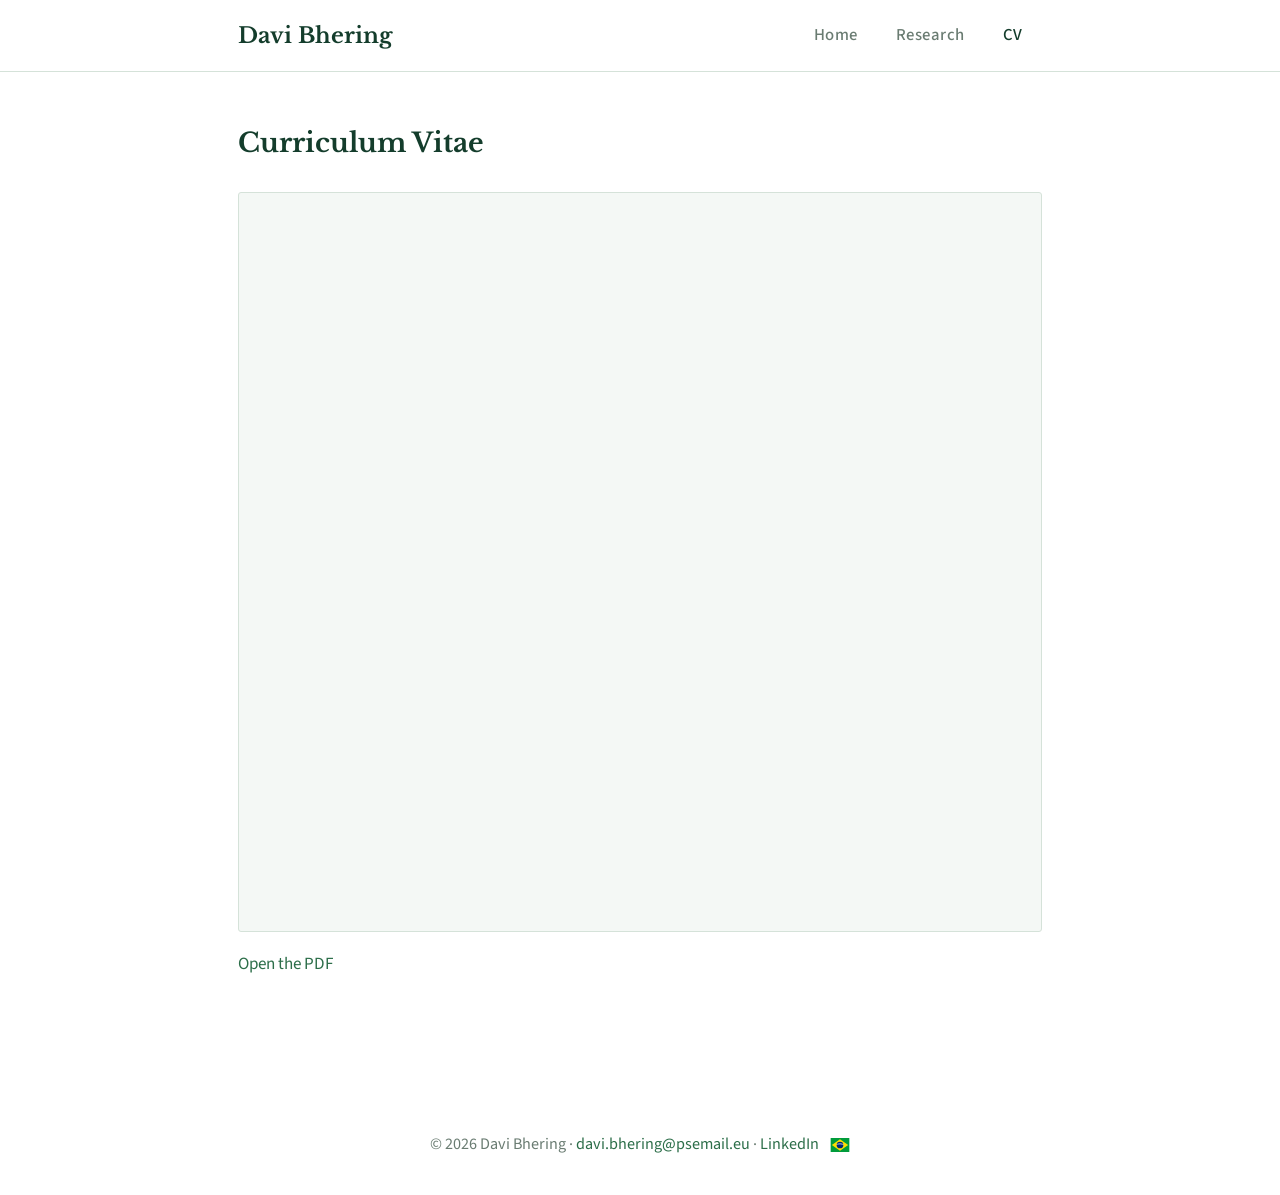
<file: cv.html>
<!DOCTYPE html>
<html lang="en">
<head>
<meta charset="UTF-8">
<meta name="viewport" content="width=device-width, initial-scale=1.0">
<title>CV &mdash; Davi Bhering</title>
<meta name="description" content="Curriculum vitae of Davi Bhering, Ph.D. candidate in Economics at the Paris School of Economics.">
<meta name="author" content="Davi Bhering">
<link href="https://fonts.googleapis.com/css2?family=Libre+Baskerville:ital,wght@0,400;0,700;1,400&family=Source+Sans+3:ital,wght@0,300;0,400;0,500;0,600&display=swap" rel="stylesheet">
<link rel="stylesheet" href="style.css">
</head>
<body>

<nav>
  <div class="nav-inner">
    <a href="index.html" class="nav-name">Davi Bhering</a>
    <ul class="nav-links">
      <li><a href="index.html">Home</a></li>
      <li><a href="research.html">Research</a></li>
      <li><a href="cv.html" class="active">CV</a></li>
    </ul>
  </div>
</nav>

<main class="page">
<section id="cv">
  <h2>Curriculum Vitae</h2>
  <div class="pdf-frame">
    <iframe src="https://www.dropbox.com/scl/fi/3bxss42z2y0pm273ety2e/BHERING_CV.pdf?rlkey=5zdvybam5l8cye3wqiwtgtdpr&amp;raw=1#view=FitH&amp;navpanes=0&amp;pagemode=none&amp;toolbar=1" title="Davi Bhering &mdash; Curriculum Vitae"></iframe>
  </div>
  <p class="pdf-note">
    <a href="https://www.dropbox.com/scl/fi/3bxss42z2y0pm273ety2e/BHERING_CV.pdf?rlkey=5zdvybam5l8cye3wqiwtgtdpr&amp;raw=1" target="_blank">Open the PDF</a>
  </p>
</section>
</main>
<footer>
  &copy; 2026 Davi Bhering &middot; <a href="mailto:davi.bhering@psemail.eu">davi.bhering@psemail.eu</a> &middot; <a href="https://www.linkedin.com/in/davi-bhering-gusm%C3%A3o-399612114/" target="_blank">LinkedIn</a>
  <a class="flag-link" id="flag-swap" href="https://open.spotify.com/playlist/1h27aAdGZpFt3tk8L0FwyY?si=xyTVvMTJSviWtvCZAv3ViA" target="_blank" title="&#127463;&#127479;">
    <svg class="flag-br" viewBox="0 0 640 480" xmlns="http://www.w3.org/2000/svg">
      <rect width="640" height="480" fill="#009c3b"/>
      <polygon points="320,39 600,240 320,441 40,240" fill="#ffdf00"/>
      <circle cx="320" cy="240" r="115" fill="#002776"/>
      <path d="M168,225 Q320,155 472,225 Q320,210 168,225Z" fill="#fff" stroke="none"/>
    </svg>
    <svg class="flag-fr" viewBox="0 0 640 480" xmlns="http://www.w3.org/2000/svg" aria-hidden="true">
      <rect width="213.3" height="480" fill="#002395"/>
      <rect x="213.3" width="213.4" height="480" fill="#ffffff"/>
      <rect x="426.7" width="213.3" height="480" fill="#ed2939"/>
    </svg>
  </a>
</footer>


<script>
// Easter egg: a Brazilian in Paris — the flag flips French for a moment.
(function () {
  var flag = document.getElementById('flag-swap');
  if (!flag) return;
  var timer;
  flag.addEventListener('click', function (e) {
    e.preventDefault();
    flag.classList.add('is-fr');
    clearTimeout(timer);
    timer = setTimeout(function () { flag.classList.remove('is-fr'); }, 1600);
  });
})();
</script>
</body>
</html>
</file>
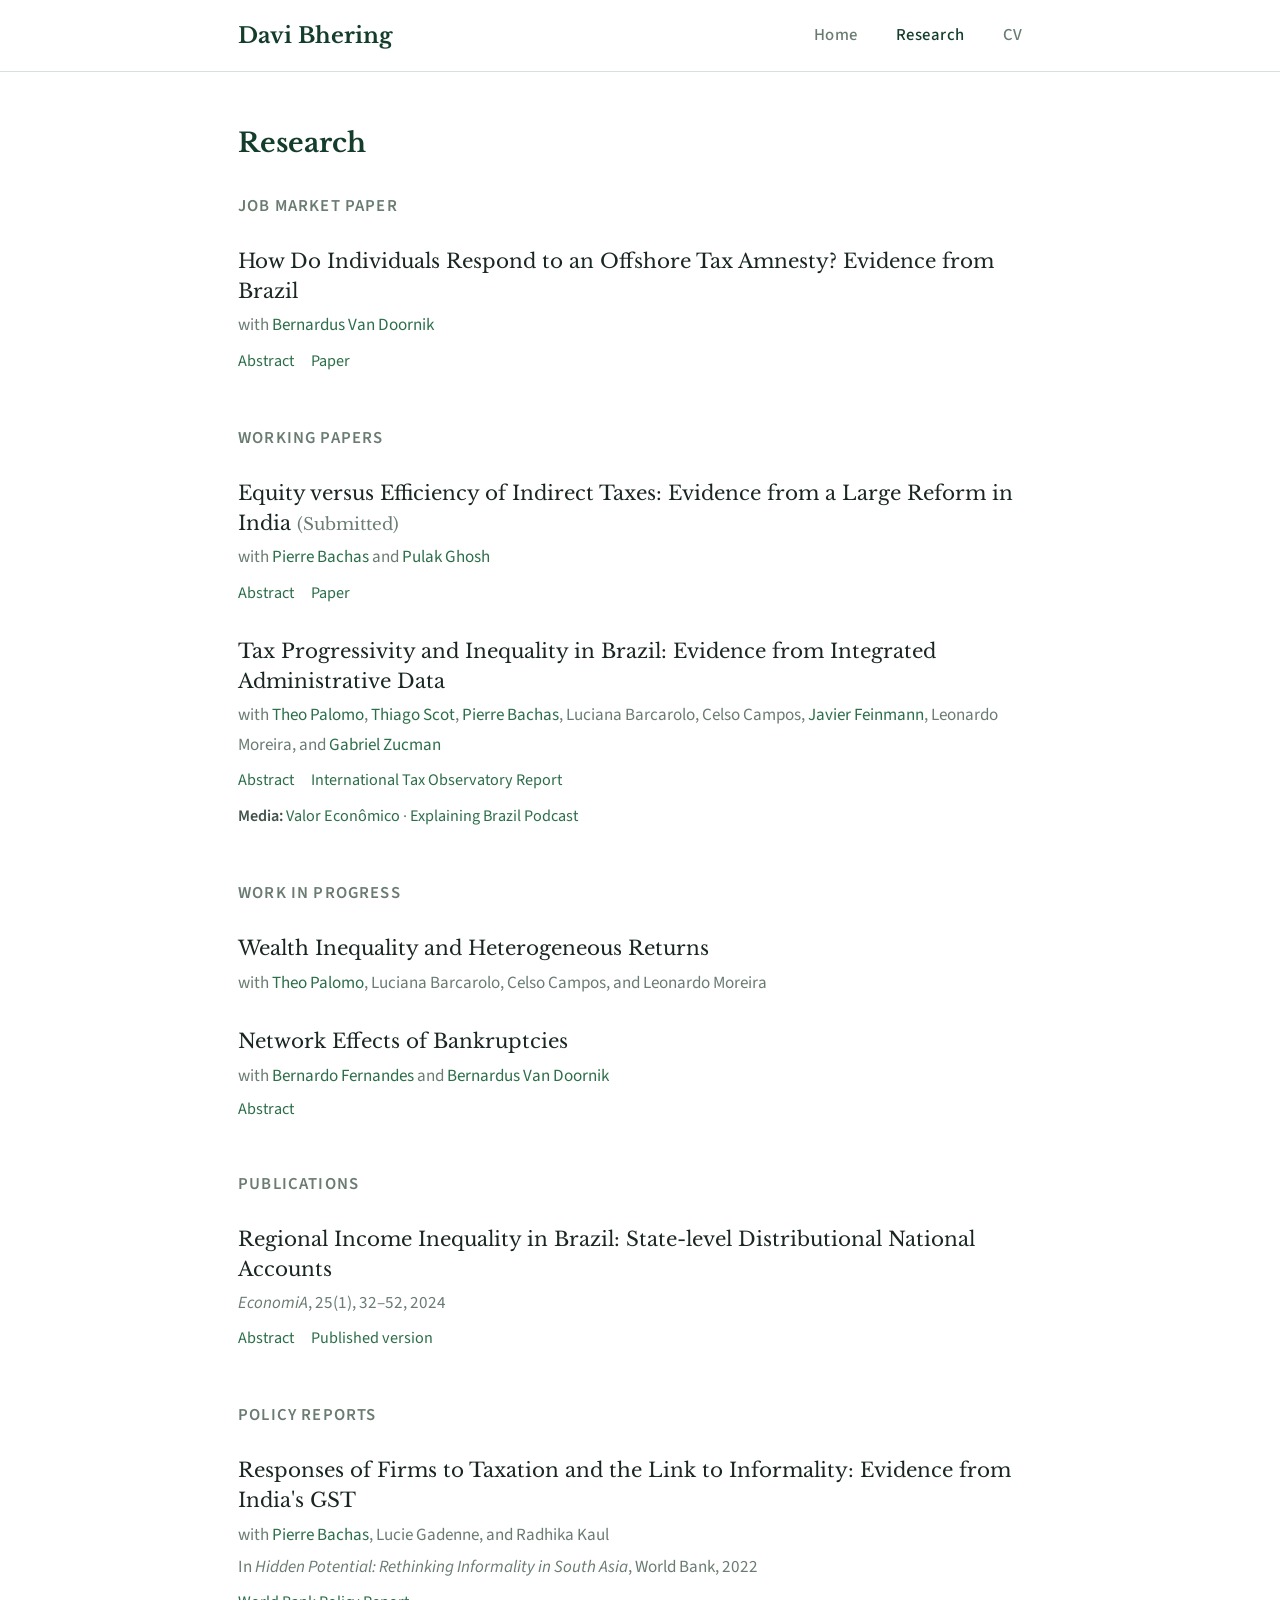
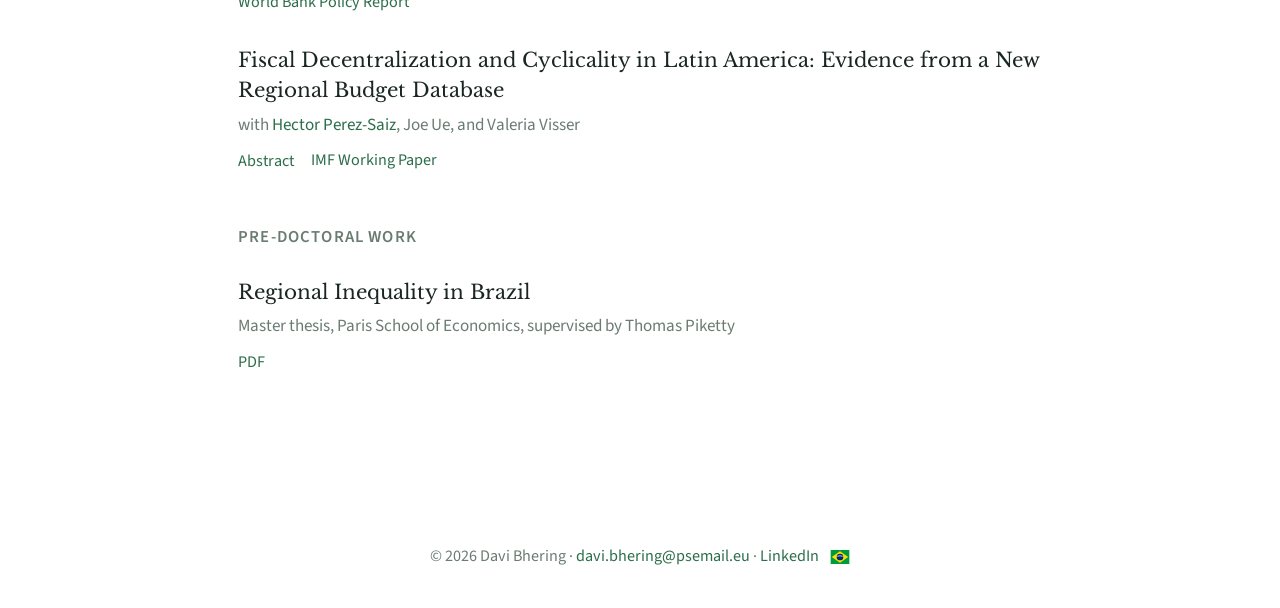
<file: research.html>
<!DOCTYPE html>
<html lang="en">
<head>
<meta charset="UTF-8">
<meta name="viewport" content="width=device-width, initial-scale=1.0">
<title>Research &mdash; Davi Bhering</title>
<meta name="description" content="Research by Davi Bhering on taxation, inequality, and public finance, including the job market paper on Brazil&rsquo;s offshore tax amnesty.">
<meta name="author" content="Davi Bhering">
<link href="https://fonts.googleapis.com/css2?family=Libre+Baskerville:ital,wght@0,400;0,700;1,400&family=Source+Sans+3:ital,wght@0,300;0,400;0,500;0,600&display=swap" rel="stylesheet">
<link rel="stylesheet" href="style.css">
</head>
<body>

<nav>
  <div class="nav-inner">
    <a href="index.html" class="nav-name">Davi Bhering</a>
    <ul class="nav-links">
      <li><a href="index.html">Home</a></li>
      <li><a href="research.html" class="active">Research</a></li>
      <li><a href="cv.html">CV</a></li>
    </ul>
  </div>
</nav>

<main class="page">
<section id="research">
  <h2>Research</h2>

  <div class="pub-category">Job Market Paper</div>

  <div class="pub-entry">
    <div class="pub-title">How Do Individuals Respond to an Offshore Tax Amnesty? Evidence from Brazil</div>
    <div class="pub-authors">with <a href="https://scholar.google.com/citations?user=v8xNAycAAAAJ&hl=es" target="_blank">Bernardus Van Doornik</a></div>
    <div class="pub-links">
      <button class="pub-link" onclick="toggleAbstract(this)">Abstract</button>
      <a class="pub-link" href="https://www.dropbox.com/scl/fi/yg9dlina5koibqgfiekkt/BHERING_JMP.pdf?rlkey=njpm4ii83vfsw3lcyvm6z0v53&amp;raw=1" target="_blank">Paper</a>
    </div>
    <div class="pub-abstract">
      This paper asks whether reducing offshore secrecy and tax evasion reduces capital flight. We exploit the joint introduction of Brazil&rsquo;s 2016 offshore tax amnesty and a global agreement for automatic third-party reporting of foreign financial accounts. We show that these policies induced the disclosure of most previously hidden offshore wealth, despite a 30% one-off tax on the amount disclosed. However, amnesty participants repatriated less than a quarter of this wealth and resumed sending capital abroad from 2018 onward. Firms owned by amnesty participants did not grow more, even when owners repatriated substantial amounts. Repatriated capital beyond what was needed to pay the amnesty tax flowed mainly into fixed-income investments. Stronger tax enforcement can thus uncover offshore wealth but is insufficient to bring capital back durably or channel it into domestic firms.
    </div>
  </div>

  <div class="pub-category">Working Papers</div>

  <div class="pub-entry">
    <div class="pub-title">Equity versus Efficiency of Indirect Taxes: Evidence from a Large Reform in India <span class="pub-status">(Submitted)</span></div>
    <div class="pub-authors">with <a href="https://pierrebachas.weebly.com/" target="_blank">Pierre Bachas</a> and <a href="https://sites.google.com/view/pulakghosh" target="_blank">Pulak Ghosh</a></div>
    <div class="pub-links">
      <button class="pub-link" onclick="toggleAbstract(this)">Abstract</button>
      <a class="pub-link" href="https://www.dropbox.com/scl/fi/5uxq1am5hysbbm2tubb7f/bbg_2026_gst.pdf?rlkey=v9d2zx4hwnn41jjvqh3fo7se5&amp;raw=1" target="_blank">Paper</a>
    </div>
    <div class="pub-abstract">
      When income taxes and transfers are constrained, should governments redistribute through higher taxes on luxury goods? To quantify this equity-efficiency tradeoff, we exploit a large VAT reform in India that reduced tax rates on a broad set of non-essential goods. Rate cuts are partially passed through to consumer prices, generate moderate quantity responses, and induce little firm-product entry and exit or product misclassification. Together, these findings point to limited efficiency costs from differentiated commodity taxation. Combined with evidence that luxury consumption is a powerful tag for household income, our estimates imply that luxury goods should face substantially higher tax rates than standard goods under India's current tax and transfer system. We then show what it would take for uniform commodity taxation to be preferred. Achieving this benchmark requires simultaneously broadening the income tax base, increasing its progressivity, and sharply improving transfer targeting, well beyond current practice in most developing countries.
    </div>
  </div>

  <div class="pub-entry">
    <div class="pub-title">Tax Progressivity and Inequality in Brazil: Evidence from Integrated Administrative Data</div>
    <div class="pub-authors">with <a href="https://sites.google.com/view/theopalomo/" target="_blank">Theo Palomo</a>, <a href="https://thiagoscot.com/" target="_blank">Thiago Scot</a>, <a href="https://pierrebachas.weebly.com/" target="_blank">Pierre Bachas</a>, Luciana Barcarolo, Celso Campos, <a href="https://javierfeinmann.github.io/JavierFeinmann/" target="_blank">Javier Feinmann</a>, Leonardo Moreira, and <a href="https://gabriel-zucman.eu/" target="_blank">Gabriel Zucman</a></div>
    <div class="pub-links">
      <button class="pub-link" onclick="toggleAbstract(this)">Abstract</button>
      <a class="pub-link" href="https://taxobservatory.world/publication/tax-progressivity-and-inequality-in-brazil-evidence-from-integrated-administrative-data" target="_blank">International Tax Observatory Report</a>
    </div>
    <div class="pub-abstract">
      We combine population-wide administrative micro-data to provide new estimates of income inequality and effective tax rates by income groups in Brazil, capturing all income and all tax payments. Our data allow us to link businesses to their owners and thus to allocate business income and associated taxes to the corresponding individual firm owners. The top 1% earns 27.4% of total income in 2019, one of the highest levels recorded in the world. The tax system, which relies heavily on consumption taxes, is regressive: while the average tax rate in the economy is 42.5%, this rate falls to 20.6% for million-dollar earners, due to the non-taxation of dividends and provisions that reduce corporate tax liabilities.
    </div>
    <div class="pub-media">
      <strong>Media:</strong>
      <a href="https://valor.globo.com/brasil/noticia/2025/08/29/001percent-mais-rico-do-brasil-paga-206percent-de-imposto-contra-425percent-do-brasileiro-medio-diz-estudo.ghtml" target="_blank">Valor Econ&ocirc;mico</a> &middot;
      <a href="https://newsletters.brazilian.report/p/podcast-brazil-tax-system-fuels-income-inequality" target="_blank">Explaining Brazil Podcast</a>
    </div>
  </div>

  <div class="pub-category">Work in Progress</div>

  <div class="pub-entry">
    <div class="pub-title">Wealth Inequality and Heterogeneous Returns</div>
    <div class="pub-authors">with <a href="https://sites.google.com/view/theopalomo/" target="_blank">Theo Palomo</a>, Luciana Barcarolo, Celso Campos, and Leonardo Moreira</div>
  </div>

  <div class="pub-entry">
    <div class="pub-title">Network Effects of Bankruptcies</div>
    <div class="pub-authors">with <a href="https://sites.google.com/view/bernardocbfernandes/home?authuser=0" target="_blank">Bernardo Fernandes</a> and <a href="https://scholar.google.com/citations?user=v8xNAycAAAAJ&hl=es" target="_blank">Bernardus Van Doornik</a></div>
    <div class="pub-links">
      <button class="pub-link" onclick="toggleAbstract(this)">Abstract</button>
    </div>
    <div class="pub-abstract">
      We study how corporate financial distress propagates through production networks. We link judicial reorganization filings in Brazil to firm-to-firm bank payments, credit registry records, and administrative employment data. Using matched event studies, we compare suppliers and customers of filing firms with the corresponding trading partners of comparable nonfiling firms. Employment losses are concentrated among suppliers and customers with greater pre-filing dependence on the distressed firm and remain evident five years after filing. Partners with limited exposure exhibit little employment adjustment. Highly exposed partners also experience persistent contractions in bank credit. These patterns arise both upstream and downstream, linking distress at individual firms to sustained real and financial adjustment among their trading partners. The findings highlight the importance of dependence on trading partners for understanding the broader economic consequences of corporate distress.
    </div>
  </div>

  <div class="pub-category">Publications</div>

  <div class="pub-entry">
    <div class="pub-title">Regional Income Inequality in Brazil: State-level Distributional National Accounts</div>
    <div class="pub-venue"><em>EconomiA</em>, 25(1), 32&ndash;52, 2024</div>
    <div class="pub-links">
      <button class="pub-link" onclick="toggleAbstract(this)">Abstract</button>
      <a class="pub-link" href="https://www.emerald.com/econ/article/25/1/32/1214534/Regional-income-inequality-in-Brazil-state-level" target="_blank">Published version</a>
    </div>
    <div class="pub-abstract">
      This paper constructs new estimates of income distribution across Brazilian states from 2006 to 2019, combining survey, tax, and national accounts data within the Distributional National Accounts framework. This approach improves on survey-based measures by correcting the underrepresentation of top incomes, incorporating income components typically missing from surveys and tax records, and aligning the results with macroeconomic aggregates. The estimates reveal substantial regional differences in inequality that are not fully captured by conventional survey data, particularly because the importance of capital income varies across states. Amazonas, Rio de Janeiro, and São Paulo emerge as the most unequal states, with the top 1% receiving around 28% of total pre-tax income and the top 10% nearly 60%, while Amapá, Acre, Rondônia, and Santa Catarina show the lowest concentration levels. The results also suggest that income concentration remained broadly stable across states over the period analyzed. By providing harmonized state-level estimates consistent with national income, the paper offers a more accurate and internationally comparable picture of regional inequality in Brazil.    </div>
  </div>

  <div class="pub-category">Policy Reports</div>

  <div class="pub-entry">
    <div class="pub-title">Responses of Firms to Taxation and the Link to Informality: Evidence from India's GST</div>
    <div class="pub-authors">with <a href="https://pierrebachas.weebly.com/" target="_blank">Pierre Bachas</a>, Lucie Gadenne, and Radhika Kaul</div>
    <div class="pub-venue">In <em>Hidden Potential: Rethinking Informality in South Asia</em>, World Bank, 2022</div>
    <div class="pub-links">
      <a class="pub-link" href="https://www.worldbank.org/en/region/sar/publication/hidden-potential-rethinking-informality-in-south-asia" target="_blank">World Bank Policy Report</a>
    </div>
  </div>

  <div class="pub-entry">
      <div class="pub-title">Fiscal Decentralization and Cyclicality in Latin America: Evidence from a New Regional Budget Database</div>
      <div class="pub-authors">with <a href="https://sites.google.com/site/hperezsaiz/home" target="_blank">Hector Perez-Saiz</a>, Joe Ue, and Valeria Visser</div>
      <div class="pub-links">
        <button class="pub-link" onclick="toggleAbstract(this)">Abstract</button>
        <a class="pub-link" href="https://www.imf.org/en/publications/wp/issues/2026/05/08/fiscal-decentralization-and-cyclicality-in-latin-america-evidence-from-a-new-regional-575967" target="_blank">IMF Working Paper</a>
      </div>
      <div class="pub-abstract">
        Using a newly constructed database of highly granular regional-level budgets, this paper documents the growing relevance of regional governments in Latin America over the past three decades and evaluates the implications for fiscal cyclicality. We find that regional governments exhibit lower revenue elasticity to national GDP than central governments, primarily due to the limited cyclicality of transfers. On the expenditure side, while overall elasticity is comparable to central governments, fiscal adjustment occurs through capital expenditures. We also show that transfers appear to operate primarily as redistribution mechanisms across regions rather than as instruments to offset differences in tax capacity.
      </div>
  </div>

  <div class="pub-category">Pre-Doctoral Work</div>

  <div class="pub-entry">
    <div class="pub-title">Regional Inequality in Brazil</div>
    <div class="pub-venue">Master thesis, Paris School of Economics, supervised by Thomas Piketty</div>
    <div class="pub-links">
      <a class="pub-link" href="http://piketty.pse.ens.fr/files/Bhering2021.pdf" target="_blank">PDF</a>
    </div>
  </div>

</section>
</main>
<footer>
  &copy; 2026 Davi Bhering &middot; <a href="mailto:davi.bhering@psemail.eu">davi.bhering@psemail.eu</a> &middot; <a href="https://www.linkedin.com/in/davi-bhering-gusm%C3%A3o-399612114/" target="_blank">LinkedIn</a>
  <a class="flag-link" href="https://open.spotify.com/album/3eXCgCBM4BS6H83xmxKdL6" target="_blank" title="&#127463;&#127479;">
    <svg viewBox="0 0 640 480" xmlns="http://www.w3.org/2000/svg">
      <rect width="640" height="480" fill="#009c3b"/>
      <polygon points="320,39 600,240 320,441 40,240" fill="#ffdf00"/>
      <circle cx="320" cy="240" r="115" fill="#002776"/>
      <path d="M168,225 Q320,155 472,225 Q320,210 168,225Z" fill="#fff" stroke="none"/>
    </svg>
  </a>
</footer>

<script>
function toggleAbstract(btn) {
  const abs = btn.closest('.pub-entry').querySelector('.pub-abstract');
  if (abs) {
    abs.classList.toggle('open');
    btn.textContent = abs.classList.contains('open') ? 'Hide abstract' : 'Abstract';
  }
}
</script>

</body>
</html>
</file>
<file: style.css>
:root {
    --white: #FFFFFF;
    --snow: #F4F8F5;
    --ink: #1A2721;
    --slate: #41534A;
    --muted: #6A7C72;
    --navy: #143D2C;
    --blue: #2C6E49;
    --rule: #D5E2D9;
    --serif: 'Libre Baskerville', Georgia, serif;
    --sans: 'Source Sans 3', 'Segoe UI', sans-serif;
  }
  *, *::before, *::after { margin: 0; padding: 0; box-sizing: border-box; }
  /* Type scale is rem-based, so the whole page scales from this one value. */
  html { scroll-behavior: smooth; font-size: 118.75%; }
  body {
    font-family: var(--sans);
    background: var(--white);
    color: var(--ink);
    line-height: 1.7;
    font-size: 1rem;
    -webkit-font-smoothing: antialiased;
  }
  nav { background: var(--white); border-bottom: 1px solid var(--rule); position: sticky; top: 0; z-index: 100; }
  .nav-inner { max-width: 880px; margin: 0 auto; padding: 0 2rem; display: flex; align-items: center; justify-content: space-between; }
  .nav-name { font-family: var(--serif); font-size: 1.15rem; color: var(--navy); text-decoration: none; padding: 0.9rem 0; font-weight: 700; }
  .nav-links { list-style: none; display: flex; }
  .nav-links a { display: block; padding: 0.9rem 1rem; color: var(--muted); text-decoration: none; font-size: 0.88rem; font-weight: 500; letter-spacing: 0.03em; transition: color 0.2s; }
  .nav-links a:hover { color: var(--navy); }

  .hero { min-height: calc(100vh - 50px); display: flex; align-items: center; justify-content: center; padding: 2rem 2rem 3rem; }
  .hero-grid { max-width: 880px; width: 100%; display: grid; grid-template-columns: 290px 1fr; gap: 0 2rem; align-items: start; }
  /* The text's children join the grid, so the photo can share a row with the bio
     and its top lines up with the bio's first line however the heading wraps. */
  .hero-text { display: contents; }
  .hero-text > * { grid-column: 2; }
  .photo-frame { grid-column: 1; grid-row: 3 / span 5; margin-top: 0.48rem; width: 290px; height: 360px; background: var(--snow); border: 1px solid var(--rule); border-radius: 3px; overflow: hidden; }
  .photo-frame img { width: 100%; height: 100%; object-fit: cover; }
  .hero-text h1 { font-family: var(--serif); font-size: 2.3rem; font-weight: 700; color: var(--navy); line-height: 1.2; margin-bottom: 0.25rem; }
  .hero-text .affiliation { font-size: 1.05rem; color: var(--blue); margin-bottom: 1.3rem; }
  .hero-text .bio { font-size: 1rem; color: var(--slate); line-height: 1.75; margin-bottom: 1rem; text-align: justify; }
  .hero-text .job-market { font-size: 1rem; color: var(--ink); font-weight: 700; margin-bottom: 1rem; }
  .hero-text .references { font-size: 0.92rem; color: var(--slate); line-height: 1.7; margin-bottom: 0.8rem; }
  .hero-text .references a { color: var(--blue); text-decoration: none; }
  .hero-text .references a:hover { text-decoration: underline; }
  .hero-contact { font-size: 0.92rem; color: var(--muted); }
  .hero-contact strong { font-weight: 700; color: var(--slate); }
  .hero-contact a { color: var(--blue); text-decoration: none; }
  .hero-contact a:hover { text-decoration: underline; }

  main { max-width: 880px; margin: 0 auto; padding: 0 2rem 4rem; }
  section { padding: 2.5rem 0 2rem; border-top: 1px solid var(--rule); }
  h2 { font-family: var(--serif); font-size: 1.4rem; font-weight: 700; color: var(--navy); margin-bottom: 1.4rem; }

  .pub-category { font-size: 0.88rem; font-weight: 600; text-transform: uppercase; letter-spacing: 0.07em; color: var(--muted); margin-top: 1.8rem; margin-bottom: 0.6rem; }
  .pub-category:first-of-type { margin-top: 0; }
  .pub-entry { padding: 0.8rem 0; }
  .pub-title { font-family: var(--serif); font-size: 1.05rem; font-weight: 400; color: var(--ink); line-height: 1.5; }
  .pub-status { font-size: 0.85em; color: var(--muted); white-space: nowrap; }
  .pub-authors { font-size: 0.9rem; color: var(--muted); margin-top: 0.2rem; }
  .pub-authors a { color: var(--blue); text-decoration: none; }
  .pub-authors a:hover { text-decoration: underline; }
  .pub-venue { font-size: 0.9rem; color: var(--muted); margin-top: 0.15rem; }
  .pub-abstract { font-size: 0.9rem; color: var(--slate); line-height: 1.7; margin-top: 0.6rem; padding: 0.6rem 0 0.2rem 1.1rem; border-left: 2px solid var(--rule); display: none; text-align: justify; }
  .pub-abstract.open { display: block; }
  .pub-links { margin-top: 0.4rem; display: flex; gap: 0.9rem; align-items: center; flex-wrap: wrap; }
  .pub-link { font-size: 0.85rem; color: var(--blue); text-decoration: none; cursor: pointer; background: none; border: none; font-family: var(--sans); padding: 0; transition: color 0.2s; }
  .pub-link:hover { text-decoration: underline; }
  .pub-media { margin-top: 0.45rem; font-size: 0.85rem; color: var(--muted); }
  .pub-media strong { font-weight: 600; color: var(--slate); }
  .pub-media a { color: var(--blue); text-decoration: none; }
  .pub-media a:hover { text-decoration: underline; }

  .contact-block p { font-size: 0.95rem; color: var(--muted); margin-bottom: 0.4rem; }
  .contact-block a { color: var(--blue); text-decoration: none; }
  .contact-block a:hover { text-decoration: underline; }

  footer { text-align: center; padding: 2rem; font-size: 0.85rem; color: var(--muted); max-width: 880px; margin: 0 auto; }
  footer a { color: var(--blue); text-decoration: none; }
  footer a:hover { text-decoration: underline; }
  .flag-link { display: inline-block; vertical-align: middle; margin-left: 0.4rem; line-height: 0; }
  .flag-link svg { width: 20px; height: 14px; }
  .flag-link .flag-fr { display: none; }
  .flag-link.is-fr .flag-br { display: none; }
  .flag-link.is-fr .flag-fr { display: inline; }

  @media (max-width: 640px) {
    html { font-size: 112.5%; }
    .hero-grid { grid-template-columns: 1fr; justify-items: center; text-align: center; }
    .hero-text > * { grid-column: 1; justify-self: stretch; }
    .photo-frame { grid-row: auto; margin: 0 0 2.5rem; }
    .hero-text .bio { text-align: left; }
    .hero-text h1 { font-size: 1.9rem; }
    .nav-name { font-size: 1.05rem; }
    .nav-links a { padding: 0.8rem 0.55rem; font-size: 0.82rem; }
  }

  /* --- multi-page additions --- */
  .nav-links a.active { color: var(--navy); }
  main.page > section:first-child { border-top: none; }

  .pdf-frame { border: 1px solid var(--rule); border-radius: 3px; overflow: hidden; background: var(--snow); }
  .pdf-frame iframe { display: block; width: 100%; height: 82vh; border: 0; }
  .pdf-note { margin-top: 0.9rem; font-size: 0.9rem; color: var(--muted); }
  .pdf-note a { color: var(--blue); text-decoration: none; }
  .pdf-note a:hover { text-decoration: underline; }
  @media (max-width: 640px) {
    .pdf-frame iframe { height: 60vh; }
  }
</file>
